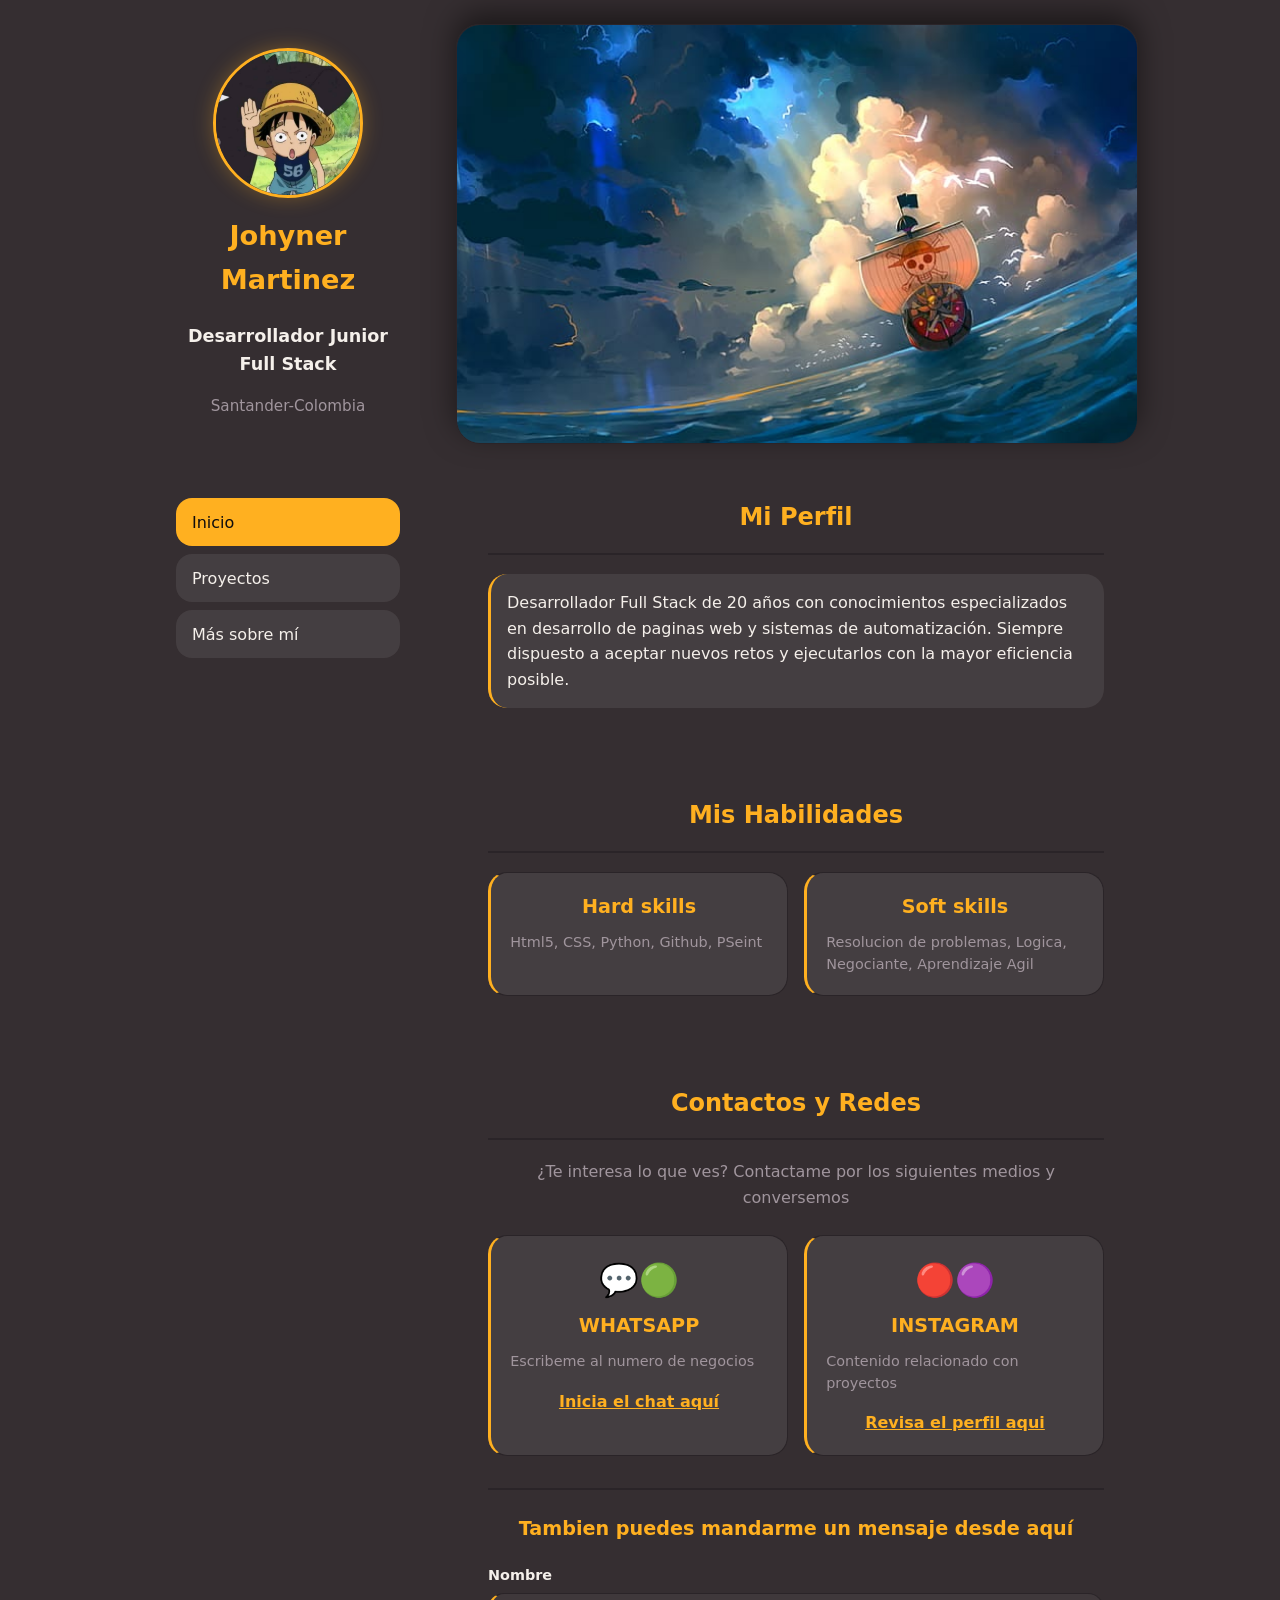
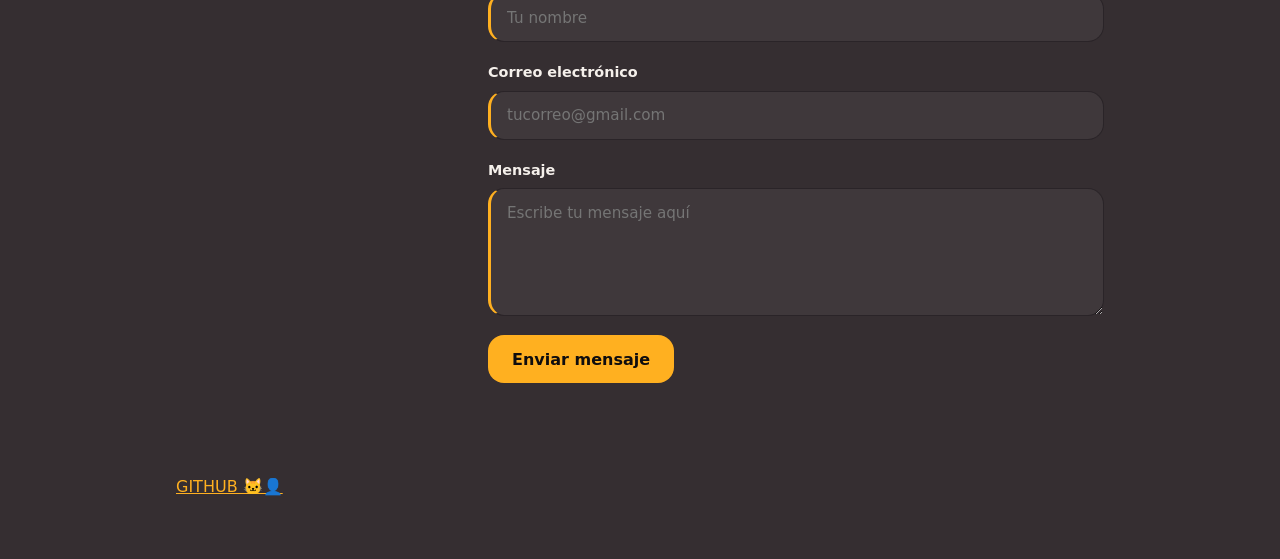
<file: index.html>
<!DOCTYPE html>
<html lang="es">
<head>
    <meta charset="UTF-8">
    <meta name="viewport" content="width=device-width, initial-scale=1.0">
    <link rel="stylesheet" href="style.css">
    <title> Mi Hoja de vida Web </title>
</head>
<body>
    <!-- Encabezado de la pagina -->
    <div class="portafolio">
        <header class="encabezado"> 
            <img class="encabezado__foto" src="img/foto_perfil.jfif" alt="imagen de perfil" width="200" height="200">
            <h1 class="encabezado__titulo">Johyner Martinez </h1>
            <p class="encabezado__certificado"> Desarrollador Junior Full Stack </p>
            <p class="encabezado__pais">Santander-Colombia</p>
        </header>
        <img class="banner" src="img/banner.jpg" alt="banner principal" width="1200" height="200">
    <!-- R8 el requisito del menu que se debe ver igual en todas las paginas -->
        <nav class="menu" aria-label="Menu principal">
            <ul class="menu__lista">
                <li><a class="menu__enlace menu__enlace--activo" href="index.html">Inicio</a></li>
                <li><a class="menu__enlace" href="proyectos.html"> Proyectos </a> </li>
                <li><a class="menu__enlace" href="personalidad.html">Más sobre mí</a> </li>
            </ul>
        </nav>
    <!-- Contenedor principal del index -->
        <main class="principal">
            
            <section class="perfil" id="perfil">
                <h2 class="seccion__titulo"> Mi Perfil </h2>
                <div class="perfil__descripcion"> 
                    <p> Desarrollador Full Stack de 20 años con conocimientos especializados en desarrollo de paginas web y sistemas de automatización. Siempre dispuesto a aceptar nuevos retos y ejecutarlos con la mayor eficiencia posible.</p>
                </div>
            </section>
            <section class="skills" id="skills">
                <h2 class="seccion__titulo"> Mis Habilidades</h2>
                <div class="cajita-grid">
                    <article class="cajita-grid__tarjeta">
                            <h3 class="cajita-grid__titulo"> Hard skills </h3>
                            <p class="cajita-grid__descripcion"> Html5, CSS, Python, Github, PSeint </p>
                        </article>
                        <article class="cajita-grid__tarjeta">
                            <h3 class="cajita-grid__titulo"> Soft skills </h3>
                            <p class="cajita-grid__descripcion"> Resolucion de problemas, Logica, Negociante, Aprendizaje Agil</p>
                        </article>
                    </div>
                </section>
                <section class="contactame" id="contactame">
                    <h2 class="seccion__titulo"> Contactos y Redes </h2>
                    <p class="contactame__descripcion"> ¿Te interesa lo que ves? Contactame por los siguientes medios y conversemos </p>
                    <div class="cajita-grid contactame__redes">
                        <article class="cajita-grid__tarjeta">
                            <span class="cajita-grid__emoji contactame__icono"> 💬🟢 </span>
                            <h3 class="cajita-grid__titulo"> WHATSAPP </h3>
                            <p class="cajita-grid__descripcion"> Escribeme al numero de negocios </p>
                            <p class="cajita-grid__enlaces contactame__accion"><a class="enlace" href="https://wa.me/57XXXXXXXXXX?text=Hola%20Johyner%2C%20vi%20tu%20hoja%20de%20vida%20web" target="_blank" rel="noopener">Inicia el chat aquí</a></p>
                        </article>
                        <article class="cajita-grid__tarjeta">
                            <span class="cajita-grid__emoji contactame__icono"> 🔴🟣 </span>
                            <h3 class="cajita-grid__titulo"> INSTAGRAM </h3>
                            <p class="cajita-grid__descripcion"> Contenido relacionado con proyectos </p>
                            <p class="cajita-grid__enlaces contactame__accion"><a class="enlace" href="https://www.instagram.com/" target="_blank" rel="noopener">Revisa el perfil aqui</a></p>
                        </article>
                    </div>
                    <h3 class="contactame__subtitulo"> Tambien puedes mandarme un mensaje desde aquí </h3>
                    <form class="contactame__formulario" action="https://formspree.io/f/TU_ID_DE_FORMSPREE" method="post">
                        <div class="contactame__campo">
                            <label class="contactame__etiqueta" for="nombre">Nombre</label>
                            <input type="text" id="nombre" name="nombre" class="contactame__input" placeholder="Tu nombre" required>
                        </div>
                        <div class="contactame__campo">
                            <label class="contactame__etiqueta" for="correo">Correo electrónico</label>
                            <input type="email" id="correo" name="email" class="contactame__input" placeholder="tucorreo@gmail.com" required>
                        </div>
                        <div class="contactame__campo">
                            <label class="contactame__etiqueta" for="mensaje">Mensaje</label>
                            <textarea id="mensaje" name="mensaje" class="contactame__textarea" placeholder="Escribe tu mensaje aquí" rows="5" required></textarea>
                        </div>
                        <button type="submit" class="contactame__boton">Enviar mensaje</button></form>
            </section>
        </main>
        <footer class="pie"> 
            <p class="pie__texto"><a class="pie__enlace" href="https://github.com/johynerM" target="_blank"> GITHUB 🐱‍👤</a></p>
        </footer>
    </div>
</body>
</html>
</file>
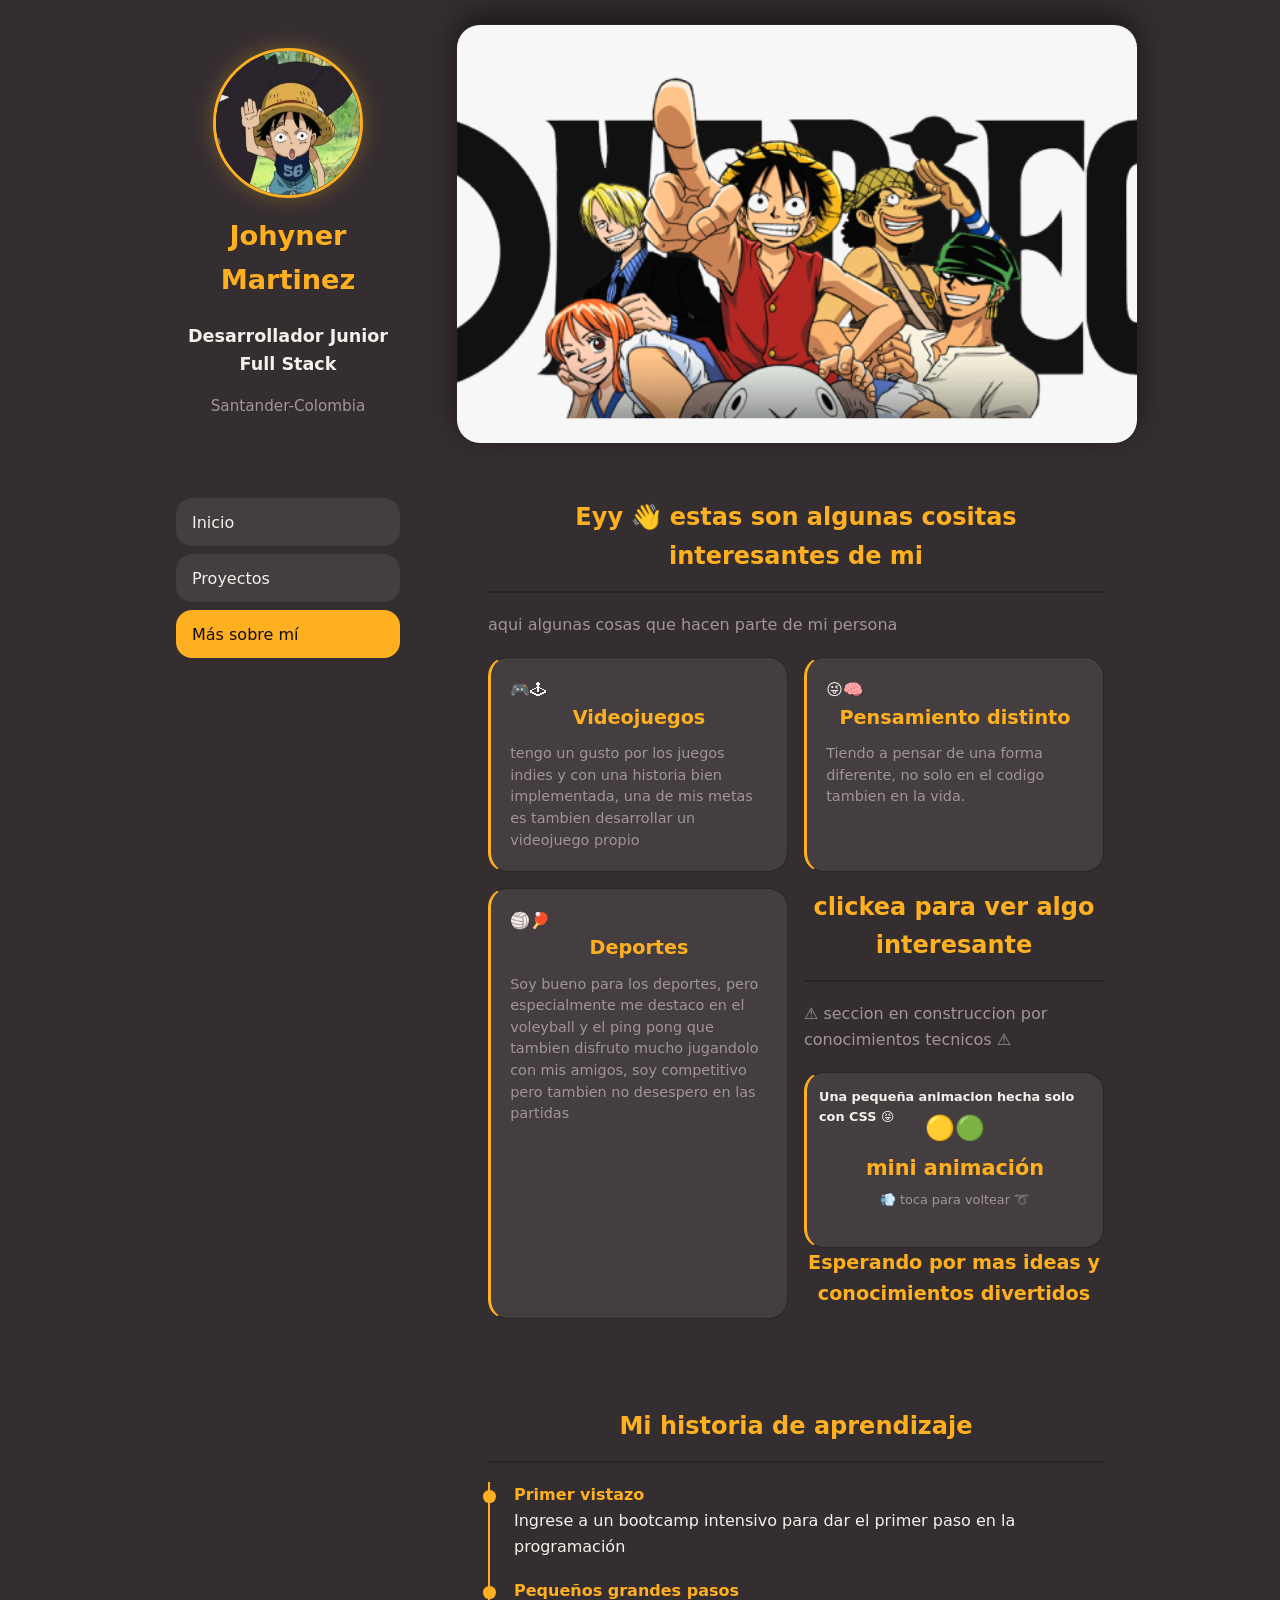
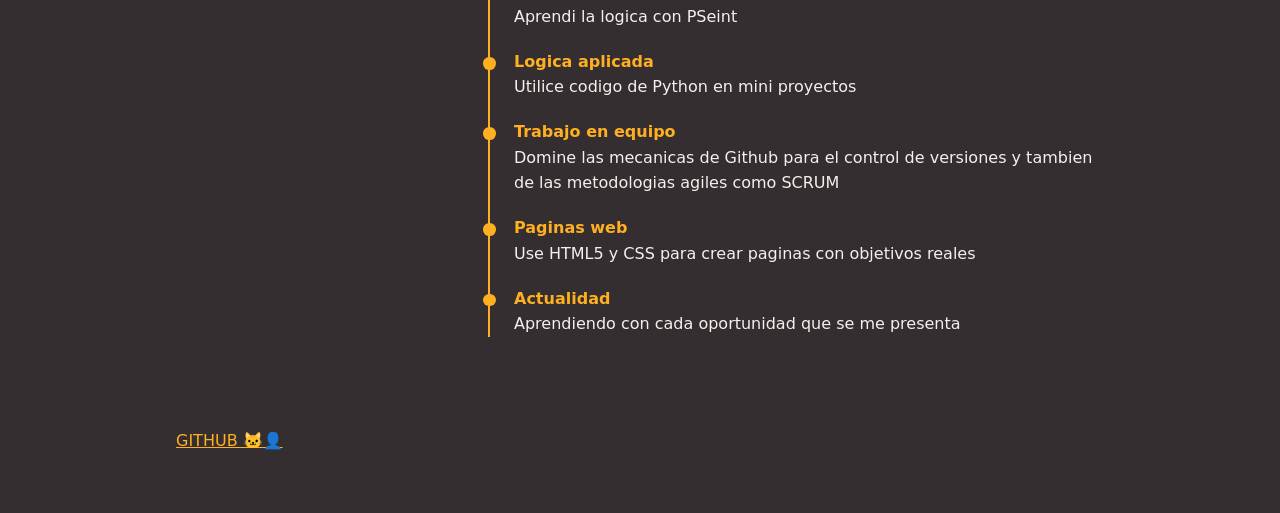
<file: personalidad.html>
<!DOCTYPE html>
<html lang="es">
<head>
    <meta charset="UTF-8">
    <meta name="viewport" content="width=device-width, initial-scale=1.0">
    <link rel="stylesheet" href="style.css">
    <title> Mi Hoja de vida Web </title>
</head>
<body>
    <!-- El menu que va en todas las paginas -->
     <div class="portafolio">
        <header class="encabezado"> 
            <img class="encabezado__foto" src="img/foto_perfil.jfif" alt="imagen de perfil" width="200" height="200">
            <h1 class="encabezado__titulo">Johyner Martinez </h1>
            <p class="encabezado__certificado"> Desarrollador Junior Full Stack </p>
            <p class="encabezado__pais">Santander-Colombia</p>
        </header>
        <img class="banner" src="img/banner_personal.png" alt="banner principal" width="1200" height="200">
        <nav class="menu" aria-label="Menu principal">
            <ul class="menu__lista">
                <li><a class="menu__enlace" href="index.html">Inicio</a></li>
                <li><a class="menu__enlace" href="proyectos.html"> Proyectos </a> </li>
                <li><a class="menu__enlace menu__enlace--activo" href="personalidad.html">Más sobre mí</a> </li>
            </ul>
        </nav>
        <main class="principal">
            
    <!-- Seccion de datos -->
            <section class="sobre-mi" id="sobre-mi">
                <h2 class="seccion__titulo"> Eyy <span class="saludo__emoji">👋 </span> estas son algunas cositas interesantes de mi </h2>
                <p class="texto"> aqui algunas cosas que hacen parte de mi persona </p>
                <div class="cajita-grid">
                    <article class="cajita-grid__tarjeta">
                        <span class="cajita-grid__icono">🎮🕹</span>
                        <h3 class="cajita-grid__titulo"> Videojuegos</h3>
                        <p class="cajita-grid__descripcion"> tengo un gusto por los juegos indies y con una historia bien implementada, una de mis metas es tambien desarrollar un videojuego propio </p>
                    </article>
                    <article class="cajita-grid__tarjeta">
                        <span class="cajita-grid__icono">😜🧠</span>
                        <h3 class="cajita-grid__titulo"> Pensamiento distinto</h3>
                        <p class="cajita-grid__descripcion"> Tiendo a pensar de una forma diferente, no solo en el codigo tambien en la vida. </p>
                    </article>
                    <article class="cajita-grid__tarjeta">
                        <span class="cajita-grid__icono">🏐🏓</span>
                        <h3 class="cajita-grid__titulo"> Deportes</h3>
                        <p class="cajita-grid__descripcion"> Soy bueno para los deportes, pero especialmente me destaco en el voleyball y el ping pong que tambien disfruto mucho jugandolo con mis amigos, soy competitivo pero tambien no desespero en las partidas </p>
                    </article>
    <!-- Seccion de algunas funciones divertidas hechas con el css y el js proximamente -->
                    <section class="curiosidades" id="curiosidades">
                        <h2 class="seccion__titulo">clickea para ver algo interesante</h2>
                        <p class="texto"> ⚠ seccion en construccion por conocimientos tecnicos ⚠</p>
                        <div class="cajita-grid">
                            <div class="dato" tabindex="0">
                                <div class="dato__interior">
                                    <div class="dato__cara">
                                        <span class="dato__icono"> 🟡🟢 </span>
                                        <h3 class="dato__titulo"> mini animación </h3>
                                        <p class="dato__pista"> 💨 toca para voltear ➰ </p>
                                    </div>
                                    <p class="dato__texto"> Una pequeña animacion hecha solo con CSS 😝 </p>
                                </div>
                            </div>
                        </div>
                        <div class="cajita-grid">
                            <h2 class="cajita-grid__titulo"> Esperando por mas ideas y conocimientos divertidos</h2>                             
                        </div>
                    </section>
                </div>
            </section>
    <!-- linea del tiempo de mi progreso personal en la programacion -->
            <section class="ruta" id="ruta">
                <h2 class="seccion__titulo"> Mi historia de aprendizaje </h2>
                <ol class="linea-tiempo">
                    <li class="linea-tiempo__item">
                        <span class="linea-tiempo__paso"> Primer vistazo </span>
                        Ingrese a un bootcamp intensivo para dar el primer paso en la programación
                    </li>
                    <li class="linea-tiempo__item">
                        <span class="linea-tiempo__paso"> Pequeños grandes pasos</span>
                        Aprendi la logica con PSeint 
                    </li>
                    <li class="linea-tiempo__item">
                        <span class="linea-tiempo__paso"> Logica aplicada</span>
                        Utilice codigo de Python en mini proyectos 
                    </li>
                    <li class="linea-tiempo__item">
                        <span class="linea-tiempo__paso"> Trabajo en equipo</span>
                        Domine las mecanicas de Github para el control de versiones y tambien de las metodologias agiles como SCRUM
                    </li>
                    <li class="linea-tiempo__item">
                        <span class="linea-tiempo__paso"> Paginas web </span>
                        Use HTML5 y CSS para crear paginas con objetivos reales
                    </li>
                    <li class="linea-tiempo__item">
                        <span class="linea-tiempo__paso"> Actualidad </span>
                        Aprendiendo con cada oportunidad que se me presenta
                    </li>
                </ol>
            </section>
        </main>
        <footer class="pie"> 
            <p class="pie__texto"><a class="pie__enlace" href="https://github.com/johynerM" target="_blank"> GITHUB 🐱‍👤</a></p>
        </footer>
    </div>
</body>
</html>
</file>
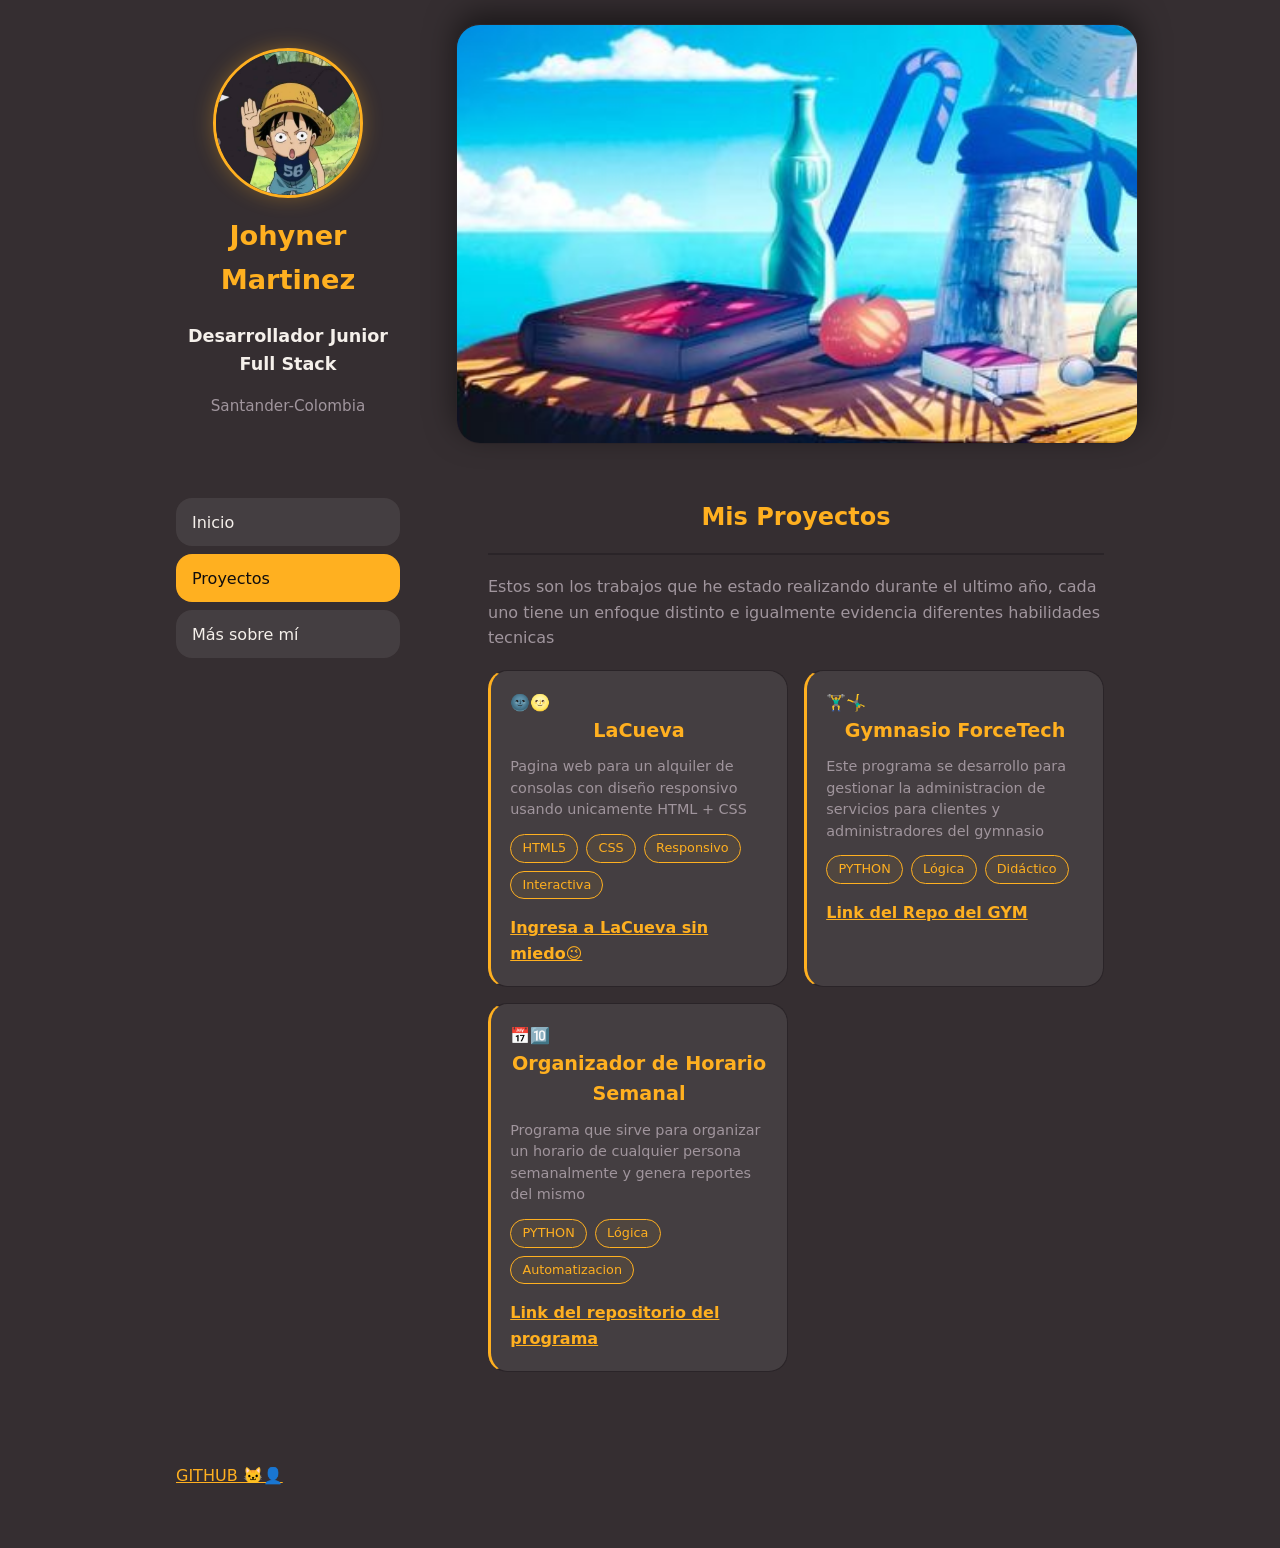
<file: proyectos.html>
<!DOCTYPE html>
<html lang="es">
<head>
    <meta charset="UTF-8">
    <meta name="viewport" content="width=device-width, initial-scale=1.0">
    <link rel="stylesheet" href="style.css">
    <title> Mi Hoja de vida Web </title>
</head>
<body>
    <!-- El menu que va en todas las paginas -->
     <div class="portafolio">
        <header class="encabezado"> 
            <img class="encabezado__foto" src="img/foto_perfil.jfif" alt="imagen de perfil" width="200" height="200">
            <h1 class="encabezado__titulo">Johyner Martinez </h1>
            <p class="encabezado__certificado"> Desarrollador Junior Full Stack </p>
            <p class="encabezado__pais">Santander-Colombia</p>
        </header>
        <img class="banner" src="img/banner_proyectos.jpg" alt="banner principal" width="1200" height="200">

        <nav class="menu" aria-label="Menu principal">
            <ul class="menu__lista">
                <li><a class="menu__enlace " href="index.html">Inicio</a></li>
                <li><a class="menu__enlace menu__enlace--activo" href="proyectos.html"> Proyectos </a> </li>
                <li><a class="menu__enlace" href="personalidad.html">Más sobre mí</a> </li>
            </ul>
        </nav>
        <main class="principal">
            <section class="proyectos" id="proyectos">
                <h2 class="seccion__titulo"> Mis Proyectos  </h2>
                <p class="texto"> Estos son los trabajos que he estado realizando durante el ultimo año, cada uno tiene un enfoque distinto e igualmente evidencia diferentes habilidades tecnicas </p>
                <div class="cajita-grid">
                    <article class="cajita-grid__tarjeta">
                        <span class="cajita-grid__icono">🌚🌝</span>
                        <h3 class="cajita-grid__titulo">LaCueva</h3>
                        <p class="cajita-grid__descripcion"> Pagina web para un alquiler de consolas con diseño responsivo usando unicamente HTML + CSS </p>
                        <ul class="etiquetas">
                            <li class="etiqueta"> HTML5 </li>
                            <li class="etiqueta"> CSS </li>
                            <li class="etiqueta"> Responsivo </li>
                            <li class="etiqueta"> Interactiva </li>
                        </ul>
    <!-- ¡¡RECODAR!! Agregar el link de la pagina de la cueva cuando ya este publicada -->
                         <p class="cajita-grid__enlaces"> <a class="enlace" href="https://johynerm.github.io/" target="_blank">Ingresa a LaCueva sin miedo😉</a> </p>
                    </article>
    <!-- Gymnasio -->
                    <article class="cajita-grid__tarjeta">
                        <span class="cajita-grid__icono">🏋️‍♂️🤸‍♂️</span>
                        <h3 class="cajita-grid__titulo"> Gymnasio ForceTech </h3>
                        <p class="cajita-grid__descripcion"> Este programa se desarrollo para gestionar la administracion de servicios para clientes y administradores del gymnasio</p>
                        <ul class="etiquetas">
                            <li class="etiqueta"> PYTHON </li>
                            <li class="etiqueta"> Lógica </li>
                            <li class="etiqueta"> Didáctico </li>
                        </ul>
                        <p class="cajita-grid__enlaces"> <a class="enlace" href="https://github.com/johynerM/Proyecto_SCRUM_MartinezJohynerRojasSantiagoOrtisCamiloReyesMariana.git" target="_blank">Link del Repo del GYM</a> </p>
                    </article>
    <!-- Horario -->
                    <article class="cajita-grid__tarjeta">
                        <span class="cajita-grid__icono">📅🔟</span>
                        <h3 class="cajita-grid__titulo"> Organizador de Horario Semanal </h3>
                        <p class="cajita-grid__descripcion"> Programa que sirve para organizar un horario de cualquier persona semanalmente y genera reportes del mismo</p>
                        <ul class="etiquetas">
                            <li class="etiqueta"> PYTHON </li>
                            <li class="etiqueta"> Lógica </li>
                            <li class="etiqueta"> Automatizacion </li>
                        </ul>
                        <p class="cajita-grid__enlaces"> <a class="enlace" href="https://github.com/johynerM/Proyecto_Python_MartinezJohyner.git" target="_blank">Link del repositorio del programa</a> </p>
                    </article>
                </div>
            </section>
        </main>
        <footer class="pie"> 
            <p class="pie__texto"><a class="pie__enlace" href="https://github.com/johynerM" target="_blank"> GITHUB 🐱‍👤</a></p>
        </footer>
        </div>
    </body>
</html>
</file>
<file: style.css>
:root{
    --bg-color: #352e31;            /* Fondo oscuro cálido */
    --tarjeta-bg: #151815;             /* Fondo de tarjetas */
    --borde-tarjeta: #2a2428;         /* Borde sutil */
    --accent-gold: #ffb020;
    --orito: #e9b048;         /* Ámbar / Oro cálido */
    --text-primary: #f5f0eb;        /* Color del texto principal */
    --text-secondary: #a0959d;      /* Color del texto secundario */
    --font-main: system-ui, -apple-system, sans-serif;
}
/* R2 Pagina diseñada con la idea de MobileFirst*/
body{
    background-color: var(--bg-color);
    color: var(--text-primary);
    font-family: var(--font-main);
    line-height: 1.6;
    padding: 1rem;
    margin: 0;
}

/* R7 la imagen no se desbordara con esto */
img {
    max-width: 100%;
    height: auto;
}
.encabezado{
    display: flex;
    flex-direction: column;
    align-items: center;
    gap: 1rem;
    text-align: center;
}
.encabezado__foto{
    width: 8rem;
    height: 8rem;
    border-radius: 50%;
    object-fit: cover;
    border: 3px solid var(--accent-gold);
    box-shadow: 0 0 20px rgba(255, 176, 32, 0.3);
}
.banner{
    display: block;
    width: 100%;
    height: 10rem;
    object-fit: cover;
    border-radius: 1.5rem;
    border: 1px solid var(--borde-tarjeta);
    box-shadow: 0 -10px 30px rgba(0,0,0,0.5);
}
/* R4 y R6 uso de grid templates con unidades relativas*/
.portafolio {
    max-width: 62rem;
    margin: 0 auto;
    display: grid;
    gap: 1.5rem;
    grid-template-columns: 1fr;
    grid-template-areas:
        "encabezado"
        "banner"
        "menu"
        "principal"
        "pie";
}
.encabezado { grid-area: encabezado; }
.banner    {grid-area: banner;}
.menu      { grid-area: menu; }
.principal { grid-area: principal; }
.pie       { grid-area: pie; }

.principal {
    display: flex;
    flex-direction: column;
    gap: 1.5rem;
}
/* Todos los detalles del encabezado */
.encabezado__titulo {
    font-size: 2rem;
    margin: 0;
    color: var(--accent-gold);
}
.encabezado__certificado {
    font-size: 1.1rem;
    font-weight: bold;
    margin: 0.3rem 0 0;
}
.encabezado__pais {
    color: var(--text-secondary);
    font-size: 0.95rem;
    margin: 0;
}

/* Estilizacion del R8  (el menu)*/

.menu__lista {
    list-style: none;
    margin: 0;
    padding: 0;
    display: flex;
    flex-direction: column;
    gap: 0.5rem;
}

.menu__enlace {
    display: block;
    padding: 0.7rem 1rem;
    border-radius: 1rem;
    color: var(--text-primary);
    text-decoration: none;
    background-color: rgba(255, 255, 255, 0.08);
    transition: background-color 0.2s ease, color 0.2s ease;
}

.menu__enlace:hover,
.menu__enlace:focus-visible,
.menu__enlace--activo {
    background-color: var(--accent-gold);
    color: #0f0d0e;
    outline: none;
}

/* Estilizacion de mi Perfil */

.seccion__titulo {
    color: var(--accent-gold);
    font-size: 1.5rem;
    margin: 0 0 1.2rem;
    padding-bottom: 1rem;
    border-bottom: 2px solid var(--borde-tarjeta);
    text-align: center;
}

.perfil__descripcion {
    background-color: rgba(255, 255, 255, 0.08);
    padding: 1rem;
    border-radius: 1.2rem;
    border-left: 3px solid var(--accent-gold);
}

.perfil__descripcion p {
    margin: 0;
}

/* R5 La vista de las tarjetas automatica*/
.cajita-grid {
    display: grid;
    grid-template-columns: repeat(auto-fit, minmax(min(100%, 15rem), 1fr));
    gap: 1rem;
}
.cajita-grid__tarjeta {
    background-color: rgba(255, 255, 255, 0.08);
    border: 1px solid var(--borde-tarjeta);
    border-radius: 1.2rem;
    padding: 1.2rem;
    border-left: 3px solid var(--accent-gold);
    transition: transform 0.3s ease, opacity 0.3s ease, border-color 0.3s ease, box-shadow 0.3s ease, filter 0.3s ease;
}
.cajita-grid__titulo {
    color: var(--accent-gold);
    font-size: 1.2rem;
    margin: 0 0 0.6rem;
    text-align: center;
}
.cajita-grid__descripcion {
    color: var(--text-secondary);
    font-size: 0.9rem;
    line-height: 1.5;
    margin: 0;
}

/* Estilizacion de contactame en el index */

.contactame__descripcion{
    color: var(--text-secondary);
    margin: 0 0 1.5rem;
    text-align: center;
}

.contactame__redes{
    margin-bottom: 2rem;
}
.contactame__icono{
    text-align: center;
    font-size: 2.5rem;
}
.contactame__accion{
    text-align: center;
}
.contactame__subtitulo{
    margin: 0 0 1.2rem;
    padding-top: 1.5rem;
    border-top: 2px solid var(--borde-tarjeta);
    color: var(--accent-gold);
    font-size: 1.2rem;
    text-align: center;
}
/* Formulario de envio de mensaje */
.contactame__formulario{
    display: flex;
    flex-direction: column;
    gap: 1.2rem;
}
.contactame__campo{
    display: flex;
    flex-direction: column;
    gap: 0.4rem;
}
.contactame__etiqueta {
    font-size: 0.9rem;
    font-weight: bold;
    color: var(--text-primary);
}
.contactame__input,
.contactame__textarea {
    width: 100%;
    box-sizing: border-box;
    background-color: rgba(255, 255, 255, 0.05);
    border: 1px solid var(--borde-tarjeta);
    border-left: 3px solid var(--accent-gold);
    border-radius: 1rem;
    padding: 0.9rem 1rem;
    color: var(--text-primary);
    font-family: inherit;
    font-size: 0.95rem;
    transition: border-color 0.3s ease, box-shadow 0.3s ease;
}
.contactame__textarea {
    resize: vertical;
    min-height: 8rem;
}
.contactame__input:focus,
.contactame__textarea:focus {
    outline: none;
    border-color: var(--accent-gold);
    box-shadow: 0 0 10px rgba(255, 176, 32, 0.25);
}
.contactame__boton {
    width: 100%;
    background-color: var(--accent-gold);
    color: #0f0d0e;
    font-family: inherit;
    font-weight: bold;
    font-size: 1rem;
    padding: 0.9rem 1.5rem;
    border: none;
    border-radius: 1rem;
    cursor: pointer;
    transition: transform 0.2s ease, box-shadow 0.2s ease;
}
.contactame__boton:hover,
.contactame__boton:focus-visible {
    transform: translateY(-2px);
    box-shadow: 0 6px 16px rgba(255, 176, 32, 0.3);
    outline: none;
}

/* Pie de pagina */
.pie__texto {
    margin: 0.2rem 0;
}
 
.pie__enlace {
    color: var(--accent-gold);
}
 
.pie__enlace:focus-visible {
    outline: 2px solid var(--accent-gold);
    outline-offset: 3px;
}

/* introduccion de las secciones */

.texto {
    color: var(--text-secondary);
    margin: 0 0 1.2rem;
}

/* Emojis, etiquetas, enlaces de las tarjetitas */

.cajita-grid__emoji {
    display: block;
    font-size: 2rem;
    margin-bottom: 0.3rem;
}
 
.etiquetas {
    list-style: none;
    display: flex;
    flex-wrap: wrap;
    gap: 0.5rem;
    margin: 0.8rem 0 0;
    padding: 0;
}
 
.etiqueta {
    font-size: 0.8rem;
    padding: 0.2rem 0.7rem;
    border-radius: 1rem;
    border: 1px solid var(--accent-gold);
    background-color: rgba(163, 126, 55, 0.12);
    color: var(--accent-gold);
}
 
.cajita-grid__enlaces {
    margin: 1rem 0 0;
}
 
.enlace {
    color: var(--accent-gold);
    font-weight: bold;
}
 
.enlace:focus-visible {
    outline: 2px solid var(--accent-gold);
    outline-offset: 3px;
}

/* animacion del saludo en la pagina personalidad*/

.saludo__emoji {
    display: inline-block;
    transform-origin: 70% 70%;
    animation: saludar 2.5s ease-in-out infinite;
}

@keyframes saludar {
    0%, 60%, 100% { transform: rotate(0deg); }
    10%, 30%      { transform: rotate(14deg); }
    20%           { transform: rotate(-8deg); }
    40%           { transform: rotate(-4deg); }
    50%           { transform: rotate(10deg); }
}

/* Aparicion progresiva de las secciones */
.principal > section {
    animation: aparecer 0.6s ease both;
}
 
@keyframes aparecer {
    from { opacity: 0; transform: translateY(1rem); }
    to   { opacity: 1; transform: translateY(0); }
}
 
/* tarjetas curiosas */

.dato {
    perspective: 1000px;
    height: 11rem;
    cursor: pointer;
    border-radius: 1.2rem;
}
 
.dato:focus-visible {
    outline: 2px solid var(--accent-gold);
    outline-offset: 4px;
}
 
.dato__interior {
    position: relative;
    width: 100%;
    height: 100%;
    transition: transform 0.6s ease;
    transform-style: preserve-3d;
}
 
.dato:hover .dato__interior,
.dato:focus .dato__interior {
    transform: rotateY(360deg);
}
 
.dato__cara,
.dato__reverso {
    position: absolute;
    inset: 0;
    display: flex;
    flex-direction: column;
    justify-content: center;
    align-items: center;
    text-align: center;
    padding: 1rem;
    border-radius: 1.2rem;
    border: 1px solid var(--borde-tarjeta);
    -webkit-backface-visibility: hidden;
    backface-visibility: hidden;
    border-left: 3px solid var(--accent-gold);
}
 
.dato__cara {
    background-color: rgba(255, 255, 255, 0.08);
}
 
.dato__reverso {
    background-color: var(--accent-gold);
    color: #0f0d0e;
    transform: rotateY(180deg);
}
 
.dato__icono {
    justify-content: right;
    font-size: 1.5rem;
}
 
.dato__titulo {
    margin: 0.3rem 0 0;
    color: var(--accent-gold);
    font-size: 1.3rem;
}
 
.dato__pista {
    margin: 0.3rem 0 0;
    color: var(--text-secondary);
    font-size: 0.8rem;
}
 
.dato__texto {
    margin: 0px;
    padding: 15px;
    font-size: 0.8rem;
    font-weight: bold;
}

/* Linea de tiempo */

.linea-tiempo {
    list-style: none;
    margin: 0;
    padding: 0 0 0 1.5rem;
    border-left: 2px solid var(--accent-gold);
    display: flex;
    flex-direction: column;
    gap: 1.2rem;
}
 
.linea-tiempo__item {
    position: relative;
}
 
.linea-tiempo__item::before {
    content: "";
    position: absolute;
    left: -1.95rem;
    top: 0.5rem;
    width: 0.8rem;
    height: 0.8rem;
    border-radius: 50%;
    background-color: var(--accent-gold);
}
 
.linea-tiempo__paso {
    display: block;
    color: var(--accent-gold);
    font-weight: bold;
}
 
/* Media Queries R3 2 breakpoints uno para tablets y otro para PCs */

@media (min-width: 600px) {
    body {
        padding: 1.5rem;
    }
 
    .encabezado,
    .menu,
    .principal > section,
    .pie {
        padding: 2rem;
    }
 
    .encabezado__titulo {
        font-size: 2.6rem;
    }
 
    .menu__lista {
        flex-direction: row;
        flex-wrap: wrap;
    }
 
    .pie {
        display: flex;
        justify-content: space-between;
        gap: 1rem;
    }
 
    .contactame__boton {
        width: auto;
        align-self: flex-start;
    }
 
    .encabezado {
        flex-direction: column;
        gap: 2rem;
        text-align: left;
    }
 
    .encabezado__foto {
        width: 10rem;
        height: 10rem;
    }
 
    .banner {
        height: 12rem;
    }
}
 
@media (min-width: 1024px) {
    .portafolio {
        grid-template-columns: 18rem 1fr;
        grid-template-areas:
            "encabezado banner"
            "menu     principal"
            "pie      pie";
        align-items: start;
    }
 
    .menu {
        position: sticky;
        top: 1.5rem;
    }
 
    .menu__lista {
        flex-direction: column;
    }
 
    /* La fila de arriba: encabezado y banner con la misma altura */
    .encabezado,
    .banner {
        align-self: stretch;
    }
 
    .encabezado {
        flex-direction: column;
        justify-content: center;
        gap: 1rem;
        padding: 1.5rem;
        text-align: center;
    }
 
    .encabezado__foto {
        width: 9rem;
        height: 9rem;
    }
 
    .encabezado__titulo {
        font-size: 1.7rem;
    }
 
    .banner {
        height: 100%;
        min-height: 15rem;
    }
}
</file>
